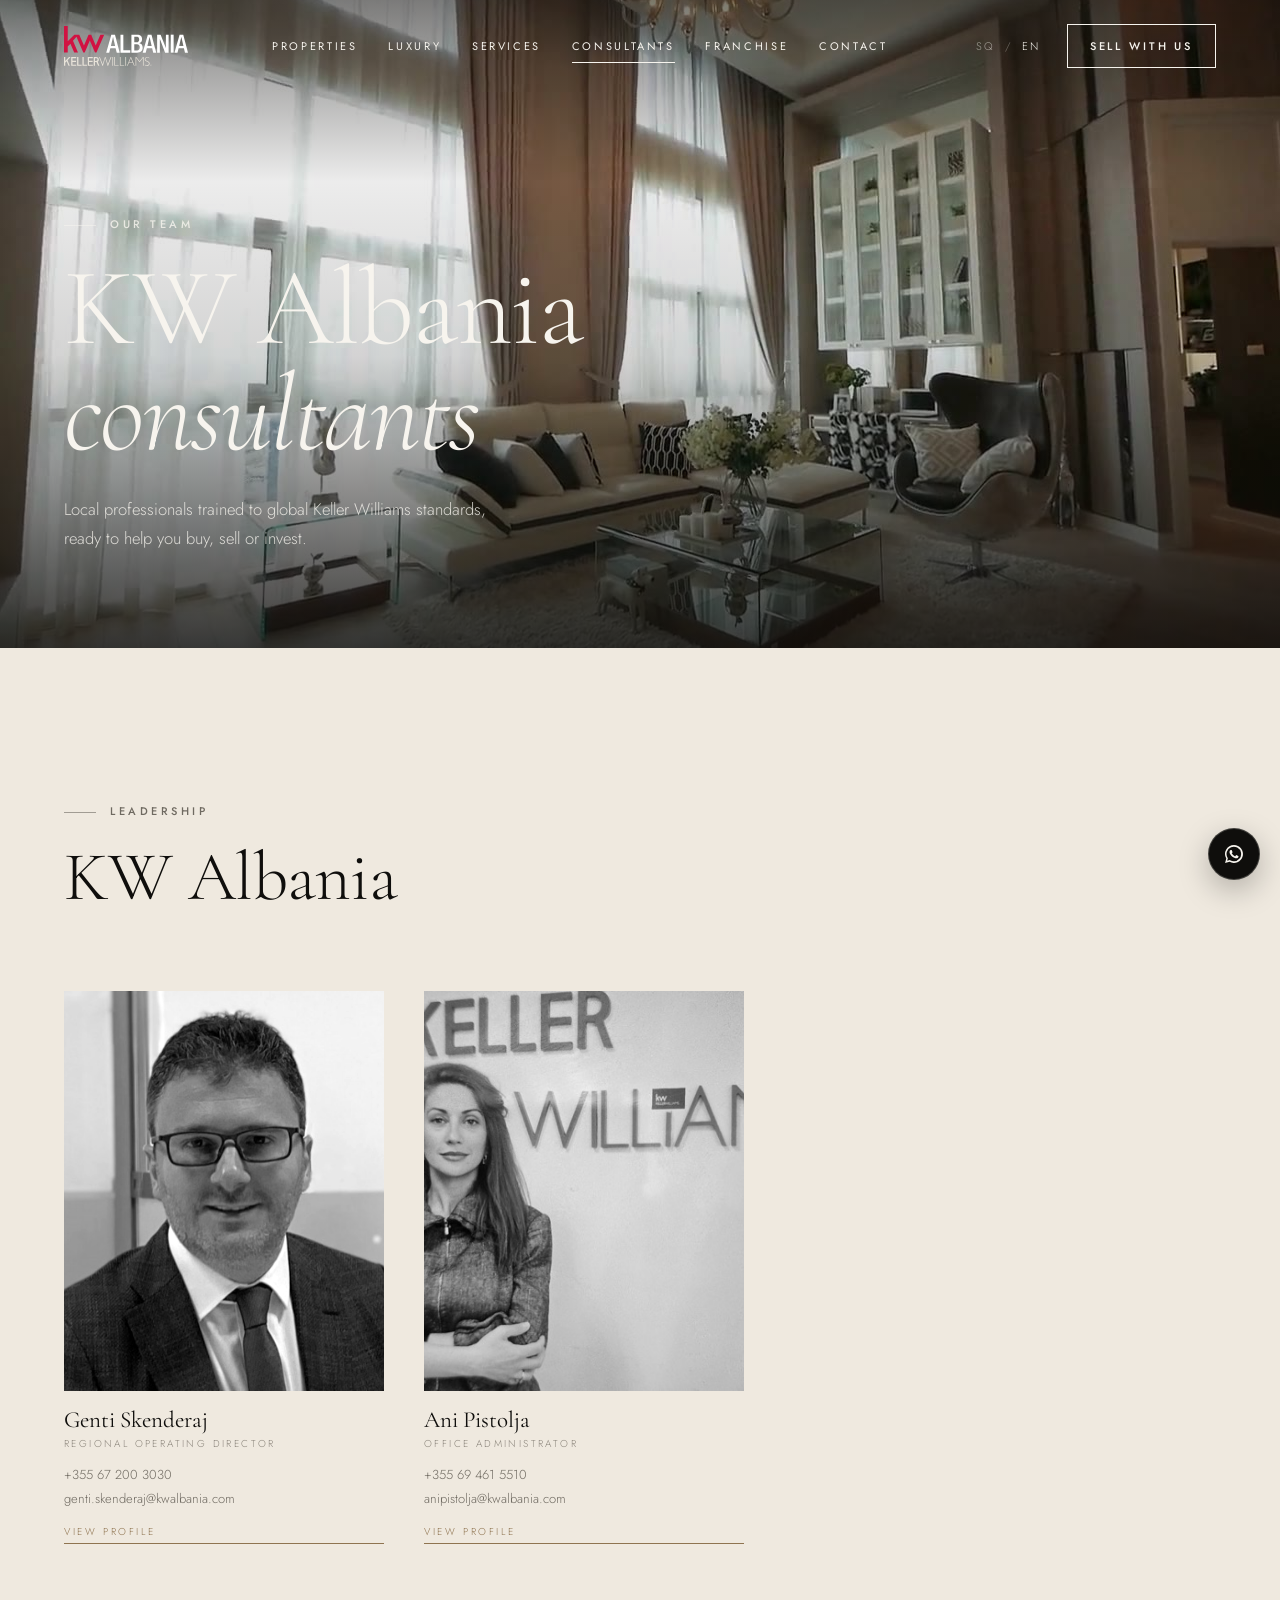
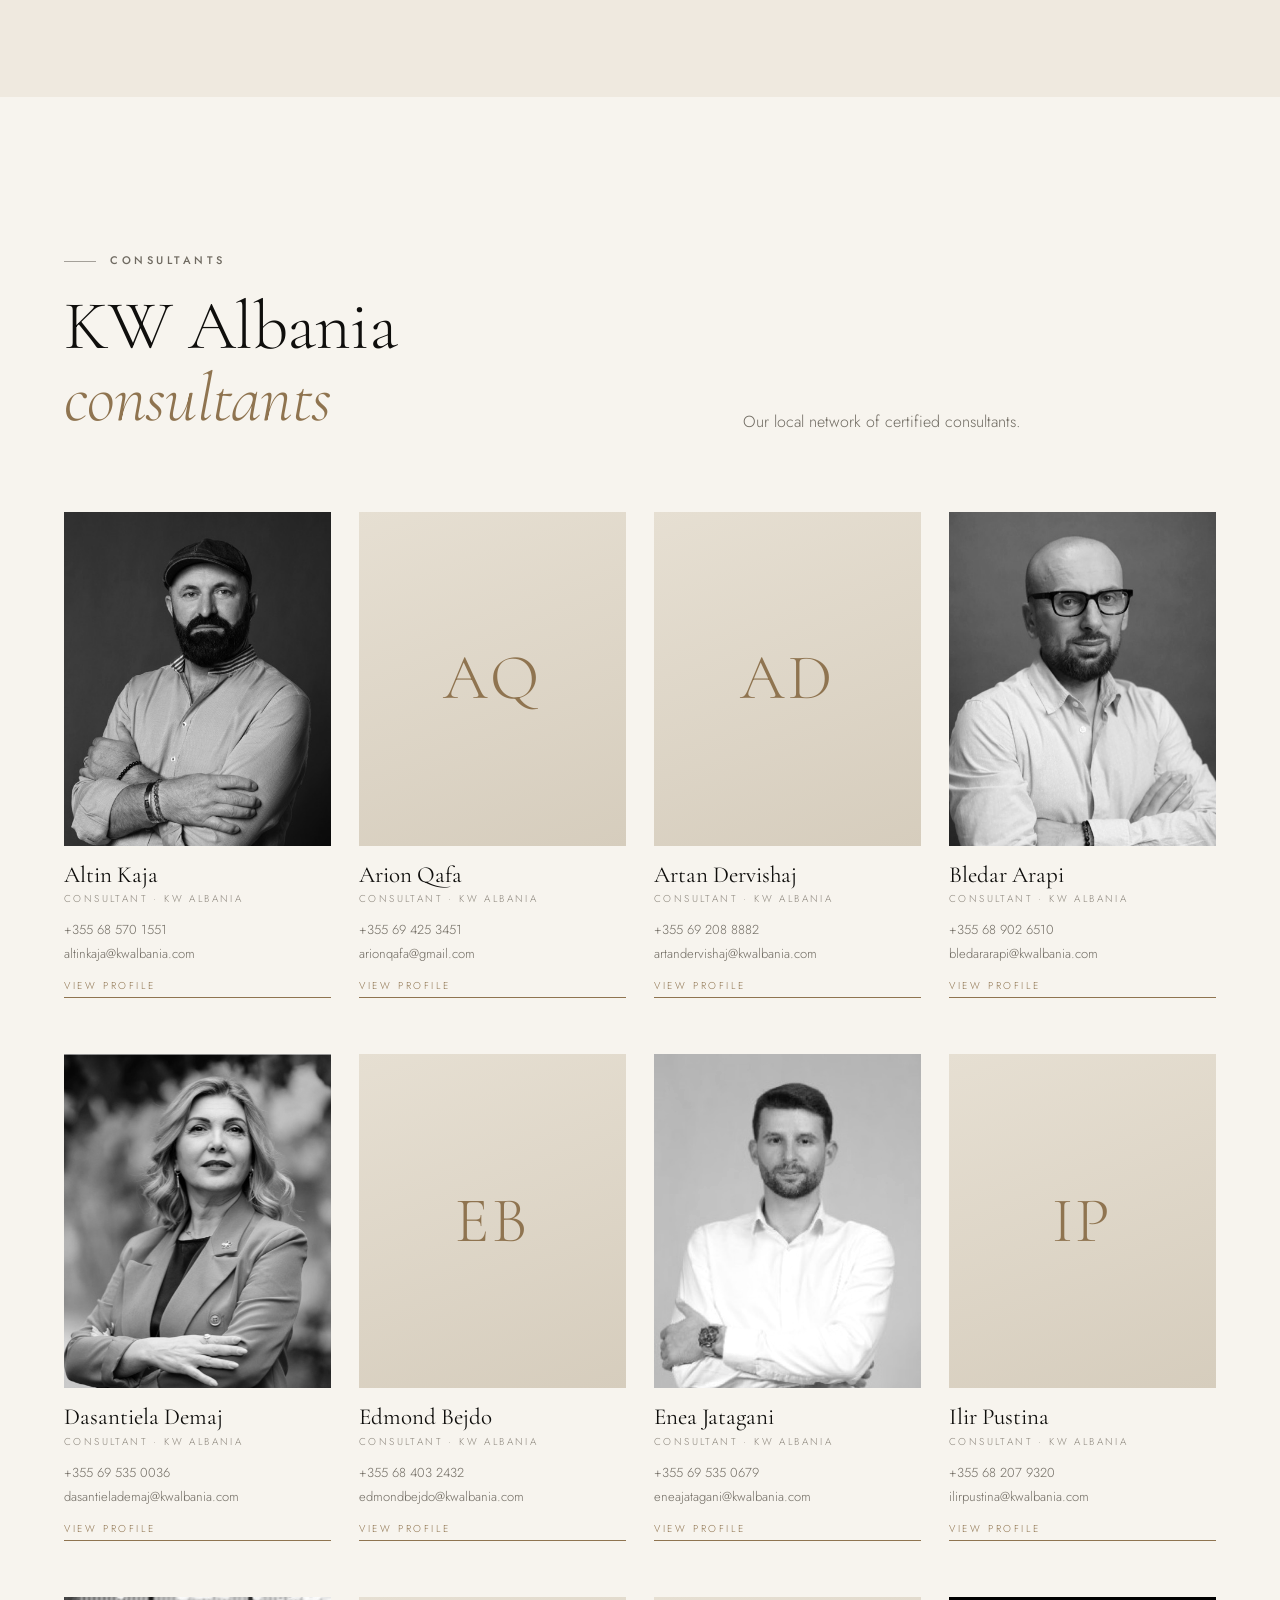
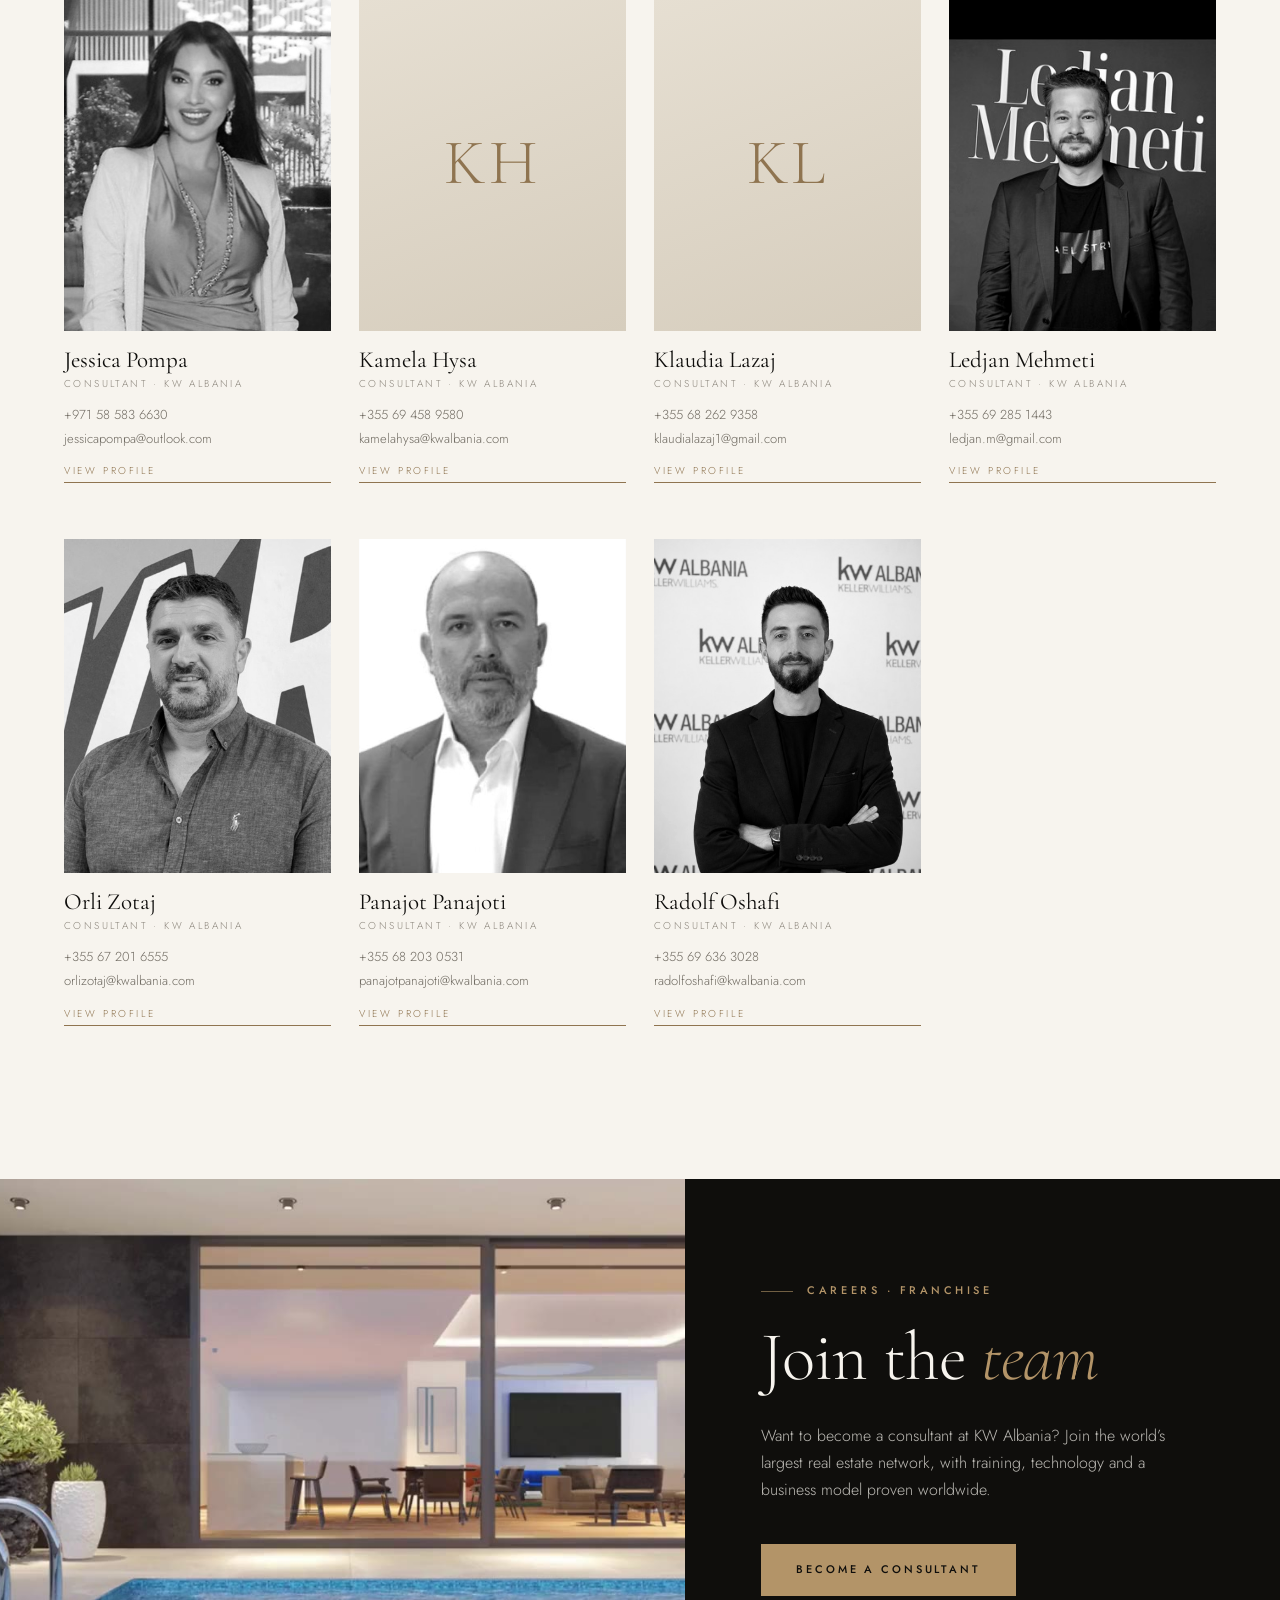
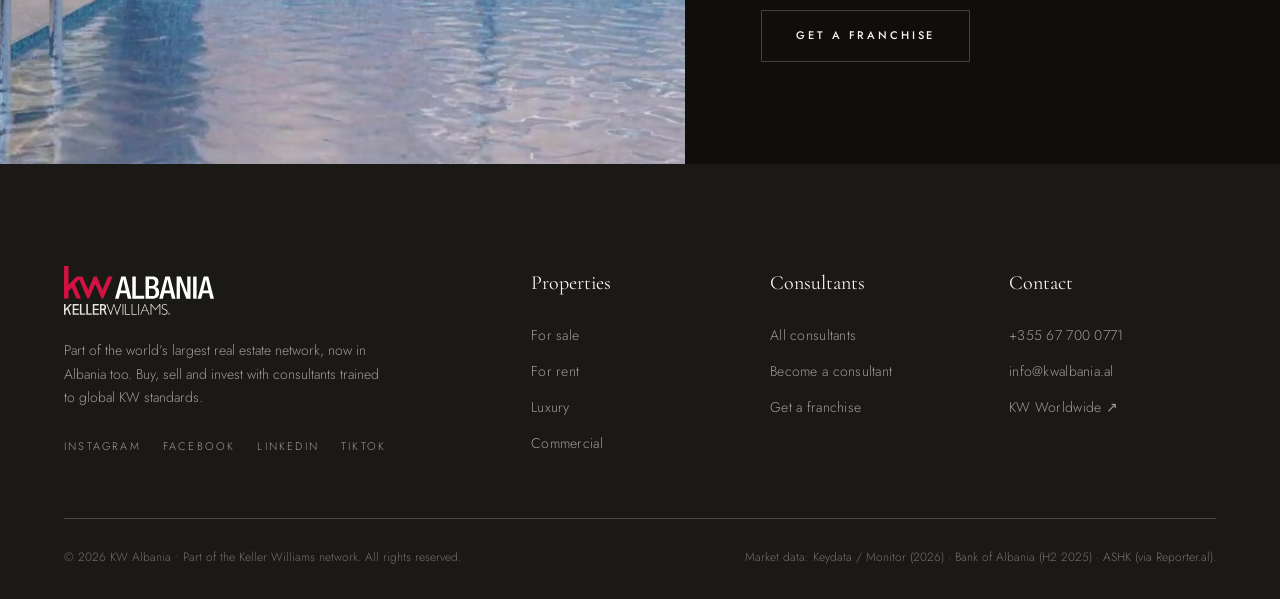
<file: realtoret/index.html>
<!doctype html>
<html lang="sq" class="no-js">
<head>
  <meta charset="utf-8">
  <meta name="viewport" content="width=device-width, initial-scale=1">
  <title>Konsulentët tanë • KW Albania</title>
  <meta name="description" content="Njihuni me ekipin e KW Albania: lidershipi dhe konsulentët e certifikuar, me kontakte të drejtpërdrejta për të blerë, shitur ose investuar në Shqipëri.">
  <link rel="canonical" href="https://kwalbania.al/realtoret/">
  <meta property="og:type" content="website">
  <meta property="og:site_name" content="KW Albania">
  <meta property="og:title" content="Konsulentët tanë • KW Albania">
  <meta property="og:description" content="Profesionistë të territorit, të formuar sipas standardeve globale Keller Williams.">
  <meta property="og:image" content="https://kwalbania.al/assets/img/living-room.jpg">
  <meta property="og:url" content="https://kwalbania.al/realtoret/">
  <meta property="og:locale" content="sq_AL">
  <meta name="twitter:card" content="summary_large_image">
  <meta name="theme-color" content="#0f0e0c">
  <link rel="icon" type="image/svg+xml" href="/assets/logo/kw-albania-color-light.svg">
  <link rel="preconnect" href="https://fonts.googleapis.com">
  <link rel="preconnect" href="https://fonts.gstatic.com" crossorigin>
  <link href="https://fonts.googleapis.com/css2?family=Cormorant+Garamond:ital,wght@0,300;0,400;0,500;1,300;1,400&family=Jost:wght@300;400;500&display=swap" rel="stylesheet">
  <link rel="stylesheet" href="/assets/css/style.css">
</head>
<body data-title-en="Our consultants • KW Albania" data-desc-en="Meet the KW Albania team: leadership and certified consultants, with direct contacts to buy, sell or invest in Albania.">
  <a class="skip" href="#main" data-i18n="skip">Kalo te përmbajtja</a>

  <header class="nav" id="nav">
    <div class="nav__inner">
      <a href="/" class="nav__brand" aria-label="KW Albania">
        <img class="logo logo--light" src="/assets/logo/kw-albania-reversed.svg" alt="KW Albania" width="124" height="40">
        <img class="logo logo--dark" src="/assets/logo/kw-albania-color-light.svg" alt="" width="124" height="40" aria-hidden="true">
      </a>
      <nav class="nav__links" aria-label="Kryesore">
        <a href="/#collection" data-i18n="nav.properties">Pronat</a>
        <a href="/luksoze/" data-i18n="nav.luxury">Luksoze</a>
        <a href="/#services" data-i18n="nav.services">Shërbimet</a>
        <a href="/realtoret/" aria-current="page" data-i18n="nav.advisors">Konsulentët</a>
        <a href="/#careers" data-i18n="nav.franchise">Franchise</a>
        <a href="/#contact" data-i18n="nav.contact">Kontakt</a>
      </nav>
      <div class="nav__actions">
        <div class="lang" role="group" aria-label="Gjuha / Language">
          <button type="button" data-lang="sq" aria-pressed="true">SQ</button>
          <span aria-hidden="true">/</span>
          <button type="button" data-lang="en" aria-pressed="false">EN</button>
        </div>
        <a href="/#contact" class="btn btn--line nav__cta" data-i18n="nav.cta">Shit me ne</a>
        <button class="nav__toggle" type="button" aria-expanded="false" aria-controls="drawer" aria-label="Menu"><span></span><span></span></button>
      </div>
    </div>
    <div class="drawer" id="drawer" hidden>
      <nav aria-label="Mobile">
        <a href="/#collection" data-i18n="nav.properties">Pronat</a>
        <a href="/luksoze/" data-i18n="nav.luxury">Luksoze</a>
        <a href="/#services" data-i18n="nav.services">Shërbimet</a>
        <a href="/realtoret/" aria-current="page" data-i18n="nav.advisors">Konsulentët</a>
        <a href="/#careers" data-i18n="nav.franchise">Franchise</a>
        <a href="/#contact" data-i18n="nav.contact">Kontakt</a>
      </nav>
      <a href="/#contact" class="btn btn--gold" data-i18n="nav.cta">Shit me ne</a>
    </div>
  </header>

  <main id="main">
    <section class="page-hero">
      <img class="page-hero__img" src="/assets/img/living-room.jpg" alt="" width="1280" height="720">
      <div class="hero__shade"></div>
      <div class="page-hero__content">
        <p class="eyebrow eyebrow--light" data-i18n="tm.eyebrow">Ekipi ynë</p>
        <h1 class="hero__title" data-i18n="tm.title">Konsulentët e <em>KW Albania</em></h1>
        <p class="hero__lede" data-i18n="tm.lede">Profesionistë të territorit, të formuar sipas standardeve globale Keller Williams, gati t’ju ndihmojnë të blini, shitni ose investoni.</p>
      </div>
    </section>

    <section class="section section--sand">
      <div class="wrap">
        <header class="section__head reveal">
          <div>
            <p class="eyebrow" data-i18n="tm.lead">Lidershipi</p>
            <h2 class="display">KW Albania</h2>
          </div>
        </header>
        <div class="agents agents--lead" id="team-leaders"></div>
      </div>
    </section>

    <section class="section">
      <div class="wrap">
        <header class="section__head reveal">
          <div>
            <p class="eyebrow" data-i18n="tm.cons">Konsulentët</p>
            <h2 class="display" data-i18n="ad.title">Konsulentët e <em>KW Albania</em></h2>
          </div>
          <p class="section__intro" data-i18n="tm.consI">Rrjeti ynë lokal i konsulentëve të certifikuar.</p>
        </header>
        <div class="agents agents--team" id="team"></div>
      </div>
    </section>

    <section class="careers" id="careers">
      <div class="careers__media"><img src="/assets/img/pool.jpg" alt="" loading="lazy" width="1280" height="720"></div>
      <div class="careers__panel reveal">
        <p class="eyebrow eyebrow--gold" data-i18n="cr.eyebrow">Karriera · Franchise</p>
        <h2 class="display" data-i18n="cr.title">Bëhu pjesë e <em>ekipit</em></h2>
        <p data-i18n="cr.body">Dëshiron të bëhesh konsulent në KW Albania? Bashkohu me rrjetin më të madh global të pasurive të paluajtshme, me trajnim, teknologji dhe një model biznesi të provuar në mbarë botën.</p>
        <div class="careers__ctas">
          <a class="btn btn--gold" href="mailto:info@kwalbania.al?subject=B%C3%ABhu%20konsulent" data-i18n="cr.cta1">Bëhu konsulent</a>
          <a class="btn btn--line-light" href="mailto:info@kwalbania.al?subject=Franchise%20KW%20Albania" data-i18n="cr.cta2">Merr një franchise</a>
        </div>
      </div>
    </section>
  </main>

  <footer class="footer">
    <div class="wrap">
      <div class="footer__top">
        <div class="footer__brand">
          <img src="/assets/logo/kw-albania-reversed.svg" alt="KW Albania" width="150" height="48" loading="lazy">
          <p data-i18n="ft.about">Pjesë e rrjetit më të madh të pasurive të paluajtshme në botë, tani edhe në Shqipëri. Bli, shit, investo me konsulentë të formuar sipas standardeve globale KW.</p>
          <ul class="social">
            <li><a href="https://www.instagram.com/kellerwilliamsalbania/" target="_blank" rel="noopener">Instagram</a></li>
            <li><a href="https://www.facebook.com/KellerWilliamsAlbania" target="_blank" rel="noopener">Facebook</a></li>
            <li><a href="https://www.linkedin.com/company/keller-williams-albania/" target="_blank" rel="noopener">LinkedIn</a></li>
            <li><a href="https://www.tiktok.com/@kwalbania" target="_blank" rel="noopener">TikTok</a></li>
          </ul>
        </div>
        <nav class="footer__cols" aria-label="Footer">
          <div>
            <h4 data-i18n="ft.h1">Pronat</h4>
            <a href="https://kwalbania.kw.com/search/sale?viewport=42.66%2C21.06%2C39.64%2C19.26" target="_blank" rel="noopener" data-i18n="ft.sale">Në shitje</a>
            <a href="https://kwalbania.kw.com/search/rent?viewport=42.66%2C21.06%2C39.64%2C19.26" target="_blank" rel="noopener" data-i18n="ft.rent">Me qira</a>
            <a href="/luksoze/" data-i18n="ft.lux">Luksoze</a>
            <a href="https://kwalbania.kw.com/search/rent?viewport=41.3559%2C19.8628%2C41.2819%2C19.7638&property_subtype=COMMERCIAL" target="_blank" rel="noopener" data-i18n="ft.com">Komerciale</a>
          </div>
          <div>
            <h4 data-i18n="ft.h2">Konsulentët</h4>
            <a href="/realtoret/" data-i18n="ft.all">Të gjithë konsulentët</a>
            <a href="#careers" data-i18n="ft.join">Bëhu konsulent</a>
            <a href="/#careers" data-i18n="ft.fr">Merr një franchise</a>
          </div>
          <div>
            <h4 data-i18n="ft.h3">Kontakt</h4>
            <a href="tel:+355677000771">+355 67 700 0771</a>
            <a href="mailto:info@kwalbania.al">info@kwalbania.al</a>
            <a href="https://kw.com" target="_blank" rel="noopener">KW Worldwide ↗</a>
          </div>
        </nav>
      </div>
      <div class="footer__base">
        <p data-i18n="ft.copy">© 2026 KW Albania • Pjesë e rrjetit Keller Williams. Të gjitha të drejtat e rezervuara.</p>
        <p data-i18n="ft.src">Të dhënat e tregut: Keydata / Monitor (2026) · Banka e Shqipërisë (6M II 2025) · ASHK (përmes Reporter.al).</p>
      </div>
    </div>
  </footer>

  <a class="wa" href="https://wa.me/355677000771" target="_blank" rel="noopener" aria-label="WhatsApp">
    <svg viewBox="0 0 32 32" width="22" height="22" aria-hidden="true"><path fill="currentColor" d="M16 3a13 13 0 0 0-11.2 19.6L3 29l6.6-1.7A13 13 0 1 0 16 3Zm0 23.6c-2 0-3.9-.5-5.6-1.5l-.4-.2-3.9 1 1-3.8-.3-.4A10.6 10.6 0 1 1 16 26.6Zm5.8-7.9c-.3-.2-1.9-.9-2.2-1s-.5-.2-.7.2-.8 1-1 1.2-.4.2-.7 0a8.7 8.7 0 0 1-4.3-3.8c-.3-.6.3-.5.9-1.7.1-.2 0-.4 0-.5l-1-2.4c-.3-.6-.5-.5-.7-.5h-.6c-.2 0-.6.1-.9.4s-1.1 1.1-1.1 2.7 1.2 3.1 1.3 3.3c.2.2 2.3 3.5 5.5 4.9 2 .9 2.8.9 3.8.8.6-.1 1.9-.8 2.2-1.5s.3-1.4.2-1.5c-.1-.2-.3-.3-.6-.4Z"/></svg>
  </a>
  <script src="/assets/js/main.js" defer></script>
</body>
</html>
</file>
<file: assets/css/style.css>
/* =========================================================
   KW Albania — Luxury edition
   Palette: ink / ivory / sand with a champagne-gold accent.
   KW red appears only in the logo, as the brand intends.
   ========================================================= */
:root {
  --ink: #0f0e0c;
  --ink-2: #1a1916;
  --ivory: #f7f4ee;
  --sand: #efe9df;
  --stone: #8b857b;
  --line: rgba(15, 14, 12, .14);
  --line-light: rgba(247, 244, 238, .22);
  --gold: #b39468;
  --gold-deep: #8f7450;
  --text: #2a2824;
  --muted: #6f6a61;

  --serif: "Cormorant Garamond", "Times New Roman", serif;
  --sans: "Jost", "Helvetica Neue", Arial, sans-serif;

  --wrap: 1320px;
  --gutter: clamp(20px, 5vw, 64px);
  --section: clamp(88px, 12vw, 168px);
  --ease: cubic-bezier(.2, .7, .1, 1);
}

*, *::before, *::after { box-sizing: border-box; }
html { scroll-behavior: smooth; -webkit-text-size-adjust: 100%; }
body {
  margin: 0;
  background: var(--ivory);
  color: var(--text);
  font-family: var(--sans);
  font-weight: 300;
  font-size: 16px;
  line-height: 1.7;
  -webkit-font-smoothing: antialiased;
  overflow-x: hidden;
}
img, video { display: block; max-width: 100%; }
a { color: inherit; text-decoration: none; }
button, input, select, textarea { font: inherit; color: inherit; }
:focus-visible { outline: 1px solid var(--gold); outline-offset: 4px; }

.skip {
  position: absolute; left: 16px; top: -60px; z-index: 100;
  background: var(--ink); color: var(--ivory); padding: 10px 16px;
}
.skip:focus { top: 16px; }

.wrap { width: 100%; max-width: var(--wrap); margin: 0 auto; padding: 0 var(--gutter); }
.section { padding: var(--section) 0; }
.section--sand { background: var(--sand); }
.section--ink { background: var(--ink); color: rgba(247, 244, 238, .78); }
.section--ink .display { color: var(--ivory); }
.center { text-align: center; margin-top: clamp(48px, 6vw, 80px); }

/* ---------- Type ---------- */
.eyebrow {
  margin: 0 0 22px;
  font-family: var(--sans);
  font-size: 11px;
  font-weight: 500;
  letter-spacing: .32em;
  text-transform: uppercase;
  color: var(--muted);
}
.eyebrow::before {
  content: ""; display: inline-block; width: 32px; height: 1px;
  background: currentColor; vertical-align: middle; margin-right: 14px; opacity: .6;
}
.eyebrow--light { color: rgba(247, 244, 238, .82); }
.eyebrow--gold { color: var(--gold); }

.display {
  margin: 0;
  font-family: var(--serif);
  font-weight: 300;
  font-size: clamp(38px, 5.4vw, 72px);
  line-height: 1.04;
  letter-spacing: -.01em;
  color: var(--ink);
}
.display em, .hero__title em { font-style: italic; color: var(--gold-deep); }
.section--ink .display em, .careers .display em { color: var(--gold); }
.body-lg { font-size: clamp(17px, 1.4vw, 19px); line-height: 1.75; color: var(--muted); }

/* ---------- Buttons ---------- */
.btn {
  display: inline-flex; align-items: center; justify-content: center; gap: 12px;
  min-height: 52px; padding: 0 34px;
  font-size: 11px; font-weight: 500; letter-spacing: .26em; text-transform: uppercase;
  border: 1px solid transparent; border-radius: 0; cursor: pointer;
  transition: background .4s var(--ease), color .4s var(--ease), border-color .4s var(--ease);
}
.btn--gold { background: var(--gold); color: var(--ink); }
.btn--gold:hover { background: var(--ivory); }
.btn--dark { background: var(--ink); color: var(--ivory); }
.btn--dark:hover { background: var(--gold); color: var(--ink); }
.btn--line { border-color: currentColor; }
.btn--line:hover { background: var(--ivory); color: var(--ink); border-color: var(--ivory); }
.btn--line-light { border-color: var(--line-light); color: var(--ivory); }
.btn--line-light:hover { border-color: var(--ivory); }

/* ---------- Navigation ---------- */
.nav {
  position: fixed; inset: 0 0 auto; z-index: 50;
  color: var(--ivory);
  transition: background .5s var(--ease), color .5s var(--ease), box-shadow .5s var(--ease);
}
.nav__inner {
  max-width: 1600px; margin: 0 auto;
  display: flex; align-items: center; justify-content: space-between; gap: 24px;
  height: 92px; padding: 0 var(--gutter);
  transition: height .5s var(--ease);
}
.nav__brand { position: relative; display: block; width: 124px; height: 40px; flex: none; }
.logo { position: absolute; inset: 0; width: 100%; height: 100%; transition: opacity .4s; }
.logo--dark { opacity: 0; }
.nav__links { display: flex; gap: clamp(20px, 2.4vw, 40px); }
.nav__links a {
  position: relative; font-size: 11px; font-weight: 400; letter-spacing: .24em; text-transform: uppercase;
  padding: 8px 0;
}
.nav__links a::after {
  content: ""; position: absolute; left: 0; right: 0; bottom: 0; height: 1px;
  background: currentColor; transform: scaleX(0); transform-origin: right;
  transition: transform .5s var(--ease);
}
.nav__links a:hover::after { transform: scaleX(1); transform-origin: left; }
.nav__actions { display: flex; align-items: center; gap: 22px; }
.nav__cta { min-height: 44px; padding: 0 22px; }

.lang { display: flex; align-items: center; gap: 6px; font-size: 11px; letter-spacing: .2em; }
.lang span { opacity: .4; }
.lang button {
  background: none; border: 0; padding: 12px 4px; cursor: pointer; opacity: .55;
  letter-spacing: .2em; font-size: 11px;
}
.lang button[aria-pressed="true"] { opacity: 1; }

.nav.is-solid { background: var(--ivory); color: var(--ink); box-shadow: 0 1px 0 var(--line); }
.nav.is-solid .nav__inner { height: 76px; }
.nav.is-solid .logo--light { opacity: 0; }
.nav.is-solid .logo--dark { opacity: 1; }
.nav.is-solid .btn--line:hover { background: var(--ink); color: var(--ivory); border-color: var(--ink); }

.nav__toggle {
  display: none; width: 44px; height: 44px; background: none; border: 0; cursor: pointer;
  position: relative;
}
.nav__toggle span {
  position: absolute; left: 10px; right: 10px; height: 1px; background: currentColor;
  transition: transform .4s var(--ease), top .4s var(--ease);
}
.nav__toggle span:first-child { top: 18px; }
.nav__toggle span:last-child { top: 26px; }
.nav__toggle[aria-expanded="true"] span:first-child { top: 22px; transform: rotate(45deg); }
.nav__toggle[aria-expanded="true"] span:last-child { top: 22px; transform: rotate(-45deg); }

.drawer {
  background: var(--ink); color: var(--ivory);
  padding: 24px var(--gutter) 40px; border-top: 1px solid var(--line-light);
}
.drawer nav { display: flex; flex-direction: column; margin-bottom: 28px; }
.drawer nav a {
  font-family: var(--serif); font-size: 30px; font-weight: 300; line-height: 1;
  padding: 14px 0; border-bottom: 1px solid var(--line-light);
}
.drawer .btn { width: 100%; }

/* ---------- Hero ---------- */
.hero {
  position: relative; min-height: 100vh; min-height: 100svh;
  display: flex; flex-direction: column; justify-content: flex-end;
  color: var(--ivory); overflow: hidden; background: var(--ink);
  padding: 140px var(--gutter) 56px;
}
.hero__video { position: absolute; inset: 0; width: 100%; height: 100%; object-fit: cover; transform: scale(1.04); }
.hero__shade {
  position: absolute; inset: 0;
  background:
    linear-gradient(180deg, rgba(15,14,12,.55) 0%, rgba(15,14,12,.08) 28%, rgba(15,14,12,.18) 55%, rgba(15,14,12,.82) 100%);
}
.hero__content { position: relative; max-width: 1600px; width: 100%; margin: 0 auto 56px; }
.hero__title {
  margin: 0; max-width: 14ch;
  font-family: var(--serif); font-weight: 300;
  font-size: clamp(48px, 8.6vw, 132px); line-height: .96; letter-spacing: -.02em;
}
.hero__title em { color: var(--ivory); }
.hero__lede { max-width: 46ch; margin: 28px 0 0; font-size: clamp(16px, 1.3vw, 18px); color: rgba(247,244,238,.82); }

.search {
  position: relative; max-width: 1600px; width: 100%; margin: 0 auto;
  display: grid; grid-template-columns: repeat(3, 1fr) auto;
  background: rgba(15, 14, 12, .42);
  -webkit-backdrop-filter: blur(14px); backdrop-filter: blur(14px);
  border: 1px solid var(--line-light);
}
.search__field { padding: 16px 26px; border-right: 1px solid var(--line-light); }
.search__field label {
  display: block; font-size: 10px; letter-spacing: .28em; text-transform: uppercase;
  color: rgba(247,244,238,.6); margin-bottom: 2px;
}
.search__field select {
  width: 100%; background: transparent; border: 0; padding: 4px 22px 4px 0;
  font-family: var(--serif); font-size: 22px; font-weight: 400; color: var(--ivory);
  appearance: none; -webkit-appearance: none; cursor: pointer;
  background-image: linear-gradient(45deg, transparent 50%, currentColor 50%), linear-gradient(135deg, currentColor 50%, transparent 50%);
  background-position: right 6px center, right 1px center;
  background-size: 5px 5px; background-repeat: no-repeat;
}
.search__field select option { color: var(--ink); }
.search__btn { min-height: 100%; padding: 0 48px; }

.hero__scroll {
  position: absolute; left: 50%; bottom: 0; width: 1px; height: 44px; transform: translateX(-50%);
  overflow: hidden; display: none;
}

/* ---------- Intro ---------- */
.intro__grid { display: grid; grid-template-columns: 1fr 2.2fr; gap: 32px clamp(32px, 6vw, 96px); }
.intro__grid > .eyebrow { padding-top: 14px; }
.intro__text .display { font-size: clamp(32px, 4vw, 56px); line-height: 1.12; }
.intro__text .body-lg { max-width: 58ch; margin: 36px 0 0; }
.stats {
  grid-column: 2; margin: 40px 0 0;
  display: grid; grid-template-columns: repeat(3, 1fr);
  border-top: 1px solid var(--line);
}
.stat { padding: 32px 24px 0 0; }
.stat + .stat { padding-left: 24px; border-left: 1px solid var(--line); }
.stat dt { margin: 0; }
.stat__num { font-family: var(--serif); font-weight: 300; font-size: clamp(40px, 4.4vw, 60px); line-height: 1; color: var(--ink); }
.stat dd { margin: 12px 0 0; font-size: 14px; color: var(--muted); }
.stat dd small { display: block; font-size: 10px; letter-spacing: .22em; text-transform: uppercase; color: var(--stone); margin-top: 6px; }

/* ---------- Section head ---------- */
.section__head {
  display: grid; grid-template-columns: 1.3fr 1fr; align-items: end; gap: 24px 64px;
  margin-bottom: clamp(48px, 6vw, 88px);
}
.section__intro { margin: 0; max-width: 44ch; color: var(--muted); }
.section--ink .section__intro { color: rgba(247,244,238,.62); }

/* ---------- Listings ---------- */
.listings { display: grid; grid-template-columns: repeat(3, 1fr); gap: clamp(28px, 3vw, 44px) clamp(20px, 2.4vw, 36px); }
.listing a { display: block; }
.listing__media { position: relative; margin: 0; overflow: hidden; aspect-ratio: 4 / 5; background: #d9d2c6; }
.listing__media img { width: 100%; height: 100%; object-fit: cover; transition: transform 1.4s var(--ease); }
.listing a:hover .listing__media img { transform: scale(1.05); }
.tag {
  position: absolute; top: 18px; left: 18px;
  background: var(--ivory); color: var(--ink);
  font-size: 10px; font-weight: 500; letter-spacing: .26em; text-transform: uppercase; padding: 7px 12px;
}
.tag--rent { background: var(--ink); color: var(--ivory); }
.listing__body { padding-top: 22px; }
.listing__loc { margin: 0 0 6px; font-size: 11px; letter-spacing: .24em; text-transform: uppercase; color: var(--stone); }
.listing__title { margin: 0; font-family: var(--serif); font-weight: 400; font-size: clamp(24px, 2vw, 28px); line-height: 1.15; color: var(--ink); }
.listing__facts { display: flex; flex-wrap: wrap; gap: 0; list-style: none; margin: 14px 0 0; padding: 0; font-size: 13px; color: var(--muted); }
.listing__facts li + li::before { content: "·"; margin: 0 10px; color: var(--stone); }
.listing__foot { display: flex; align-items: baseline; justify-content: space-between; margin-top: 18px; padding-top: 16px; border-top: 1px solid var(--line); }
.price { margin: 0; font-family: var(--serif); font-size: 26px; font-weight: 400; color: var(--ink); }
.price small { font-family: var(--sans); font-size: 12px; color: var(--muted); }
.ref { margin: 0; font-size: 10px; letter-spacing: .2em; color: var(--stone); }

.listing--feature { grid-column: 1 / -1; }
.listing--feature a { display: grid; grid-template-columns: 1.7fr 1fr; gap: 0; background: var(--ivory); }
.listing--feature .listing__media { aspect-ratio: 16 / 10; }
.listing--feature .listing__body { padding: clamp(28px, 4vw, 64px); display: flex; flex-direction: column; justify-content: center; }
.listing--feature .listing__title { font-size: clamp(32px, 3.4vw, 48px); font-weight: 300; }
.listing--feature .price { font-size: 34px; }

/* ---------- Panorama ---------- */
.panorama { position: relative; height: clamp(440px, 80vh, 820px); overflow: hidden; color: var(--ivory); background: var(--ink); }
.panorama img { width: 100%; height: 100%; object-fit: cover; }
.panorama__shade { position: absolute; inset: 0; background: linear-gradient(180deg, rgba(15,14,12,.1), rgba(15,14,12,.65)); }
.panorama__quote {
  position: absolute; left: 0; right: 0; bottom: clamp(48px, 8vw, 110px); margin: 0 auto;
  max-width: var(--wrap); padding: 0 var(--gutter);
}
.panorama__quote p {
  margin: 0; max-width: 22ch;
  font-family: var(--serif); font-style: italic; font-weight: 300;
  font-size: clamp(32px, 4.6vw, 64px); line-height: 1.1;
}
.panorama__quote cite { display: block; margin-top: 24px; font-style: normal; font-size: 11px; letter-spacing: .3em; text-transform: uppercase; color: var(--gold); }

/* ---------- Markets ---------- */
.markets__list { list-style: none; margin: 0; padding: 0; border-top: 1px solid var(--line-light); }
.market {
  display: grid; grid-template-columns: 80px 1.4fr 1fr auto; align-items: baseline; gap: 16px 32px;
  padding: clamp(24px, 3vw, 40px) 0; border-bottom: 1px solid var(--line-light);
  transition: padding-left .6s var(--ease);
}
.market:hover { padding-left: 12px; }
.market__idx { font-size: 11px; letter-spacing: .2em; color: var(--gold); }
.market__city { margin: 0; font-family: var(--serif); font-weight: 300; font-size: clamp(38px, 5vw, 72px); line-height: 1; color: var(--ivory); }
.market__note { margin: 0; font-size: 12px; letter-spacing: .24em; text-transform: uppercase; color: rgba(247,244,238,.55); }
.market__price { margin: 0; font-family: var(--serif); font-size: clamp(22px, 2.2vw, 30px); color: var(--ivory); white-space: nowrap; }
.market__price small { font-family: var(--sans); font-size: 13px; color: rgba(247,244,238,.55); margin-left: 4px; }
.source { margin: 32px 0 0; font-size: 12px; color: rgba(247,244,238,.42); }

/* ---------- Services ---------- */
.services__grid { display: grid; grid-template-columns: 1fr 1.1fr; gap: clamp(40px, 7vw, 120px); align-items: center; }
.services__media { margin: 0; aspect-ratio: 4 / 5; overflow: hidden; }
.services__media img { width: 100%; height: 100%; object-fit: cover; }
.services__content .display { font-size: clamp(34px, 4vw, 56px); margin-bottom: 40px; }
.svc { list-style: none; margin: 0; padding: 0; }
.svc li { display: grid; grid-template-columns: 56px 1fr; gap: 12px; padding: 26px 0; border-top: 1px solid var(--line); }
.svc li:last-child { border-bottom: 1px solid var(--line); }
.svc__n { font-family: var(--serif); font-style: italic; font-size: 22px; color: var(--gold-deep); line-height: 1.3; }
.svc h3 { margin: 0 0 6px; font-family: var(--serif); font-weight: 400; font-size: 26px; line-height: 1.2; color: var(--ink); }
.svc p { margin: 0; color: var(--muted); font-size: 15px; }

/* ---------- Advisors ---------- */
.leaders { display: grid; grid-template-columns: 1fr 1fr; border-top: 1px solid var(--line); border-bottom: 1px solid var(--line); margin-bottom: clamp(48px, 6vw, 80px); }
.leader { padding: 32px 0; }
.leader + .leader { padding-left: clamp(24px, 4vw, 56px); border-left: 1px solid var(--line); }
.leader__role { margin: 0 0 8px; font-size: 10px; letter-spacing: .28em; text-transform: uppercase; color: var(--gold-deep); }
.leader__name { margin: 0 0 10px; font-family: var(--serif); font-weight: 400; font-size: clamp(28px, 3vw, 38px); color: var(--ink); line-height: 1.1; }
.leader__contact { margin: 0; display: flex; flex-wrap: wrap; gap: 4px 24px; font-size: 14px; color: var(--muted); }
.leader__contact a { overflow-wrap: anywhere; }
.leader__contact a:hover { color: var(--ink); }

.agents { display: grid; grid-template-columns: repeat(auto-fill, minmax(200px, 1fr)); gap: 40px 24px; }
.agent a { display: block; }
.agent__photo { margin: 0; aspect-ratio: 4 / 5; overflow: hidden; background: #d9d2c6; }
.agent__photo img {
  width: 100%; height: 100%; object-fit: cover; object-position: center 20%;
  filter: grayscale(1) contrast(1.02); transition: filter .8s var(--ease), transform 1.2s var(--ease);
}
.agent a:hover .agent__photo img, .agent a:focus-visible .agent__photo img { filter: grayscale(0); transform: scale(1.04); }
.agent__name { margin: 16px 0 2px; font-family: var(--serif); font-weight: 400; font-size: 23px; line-height: 1.15; color: var(--ink); }
.agent__role { margin: 0; font-size: 10px; letter-spacing: .24em; text-transform: uppercase; color: var(--stone); }

/* ---------- Careers ---------- */
.careers { position: relative; display: grid; grid-template-columns: 1.15fr 1fr; background: var(--ink); color: rgba(247,244,238,.75); }
.careers__media { min-height: 560px; overflow: hidden; }
.careers__media img { width: 100%; height: 100%; object-fit: cover; }
.careers__panel { padding: clamp(56px, 8vw, 120px) clamp(28px, 6vw, 96px); align-self: center; }
.careers__panel .display { color: var(--ivory); margin-bottom: 28px; }
.careers__panel p:not(.eyebrow) { max-width: 46ch; margin: 0 0 40px; }
.careers__ctas { display: flex; flex-wrap: wrap; gap: 14px; }

/* ---------- Journal ---------- */
.journal { padding-top: clamp(72px, 9vw, 120px); padding-bottom: clamp(72px, 9vw, 120px); }
.journal__grid { display: grid; grid-template-columns: 1fr 1fr; gap: 0; border-top: 1px solid var(--line); border-bottom: 1px solid var(--line); }
.note { position: relative; padding: 48px clamp(0px, 4vw, 56px) 48px 0; }
.note + .note { padding-left: clamp(24px, 4vw, 56px); border-left: 1px solid var(--line); }
.note__title { margin: 0 0 10px; font-family: var(--serif); font-weight: 300; font-size: clamp(28px, 2.8vw, 38px); line-height: 1.15; color: var(--ink); max-width: 18ch; }
.note p:not(.eyebrow) { margin: 0; color: var(--muted); }
.soon { display: inline-block; margin-top: 20px; font-size: 10px; letter-spacing: .3em; text-transform: uppercase; color: var(--gold-deep); border-bottom: 1px solid currentColor; padding-bottom: 4px; }

/* ---------- Contact ---------- */
.contact__grid { display: grid; grid-template-columns: 1fr 1fr; gap: clamp(48px, 8vw, 128px); }
.contact__intro .display { margin-bottom: 28px; }
.contact__intro > p:not(.eyebrow) { max-width: 44ch; margin: 0 0 44px; }
.contact__lines { list-style: none; margin: 0; padding: 0; }
.contact__lines li { padding: 18px 0; border-top: 1px solid var(--line-light); color: var(--ivory); font-size: 15px; }
.contact__lines li span { display: block; font-size: 10px; letter-spacing: .28em; text-transform: uppercase; color: var(--gold); margin-bottom: 4px; }
.contact__lines a:hover { color: var(--gold); }

.form { display: flex; flex-direction: column; gap: 28px; }
.form__row { display: grid; grid-template-columns: 1fr 1fr; gap: 28px; }
.field label { display: block; font-size: 10px; letter-spacing: .28em; text-transform: uppercase; color: rgba(247,244,238,.55); margin-bottom: 6px; }
.field input, .field select, .field textarea {
  width: 100%; background: transparent; border: 0; border-bottom: 1px solid var(--line-light); border-radius: 0;
  padding: 10px 0 12px; color: var(--ivory); font-size: 17px; min-height: 44px;
  transition: border-color .3s;
}
.field select { appearance: none; -webkit-appearance: none; cursor: pointer; }
.field select option { color: var(--ink); }
.field textarea { resize: vertical; }
.field input:focus, .field select:focus, .field textarea:focus { outline: none; border-bottom-color: var(--gold); }
.field input[aria-invalid="true"] { border-bottom-color: #d9826e; }
.form .btn { align-self: flex-start; margin-top: 8px; }
.form__error { margin: 0; color: #e3a08f; font-size: 14px; }
.form__note { margin: -8px 0 0; font-size: 12px; color: rgba(247,244,238,.42); }

/* ---------- Footer ---------- */
.footer { background: var(--ink-2); color: rgba(247,244,238,.6); padding: clamp(64px, 8vw, 104px) 0 32px; font-size: 14px; }
.footer__top { display: grid; grid-template-columns: 1.2fr 2fr; gap: 56px; padding-bottom: 56px; border-bottom: 1px solid var(--line-light); }
.footer__brand img { width: 150px; height: auto; margin-bottom: 24px; }
.footer__brand p { max-width: 40ch; margin: 0 0 24px; }
.social { list-style: none; margin: 0; padding: 0; display: flex; flex-wrap: wrap; gap: 8px 22px; }
.social a, .footer__cols a { font-size: 11px; letter-spacing: .2em; text-transform: uppercase; }
.social a:hover, .footer__cols a:hover { color: var(--gold); }
.footer__cols { display: grid; grid-template-columns: repeat(3, 1fr); gap: 32px; }
.footer__cols h4 { margin: 0 0 18px; font-family: var(--serif); font-weight: 400; font-size: 20px; color: var(--ivory); letter-spacing: 0; }
.footer__cols a { display: block; padding: 6px 0; text-transform: none; letter-spacing: .02em; font-size: 14px; overflow-wrap: anywhere; }
.footer__base { display: flex; flex-wrap: wrap; justify-content: space-between; gap: 12px 32px; padding-top: 28px; font-size: 12px; color: rgba(247,244,238,.4); }
.footer__base p { margin: 0; }

/* ---------- WhatsApp ---------- */
.wa {
  position: fixed; right: 20px; bottom: 20px; z-index: 40;
  width: 52px; height: 52px; border-radius: 50%;
  display: grid; place-items: center;
  background: var(--ink); color: var(--ivory); border: 1px solid var(--line-light);
  box-shadow: 0 10px 30px rgba(0,0,0,.25);
  transition: background .3s, color .3s;
}
.wa:hover { background: var(--gold); color: var(--ink); }

/* ---------- Reveal ---------- */
.reveal { opacity: 0; transform: translateY(28px); transition: opacity 1.1s var(--ease), transform 1.1s var(--ease); }
.reveal.is-in { opacity: 1; transform: none; }
.no-js .reveal { opacity: 1; transform: none; }

@media (prefers-reduced-motion: reduce) {
  html { scroll-behavior: auto; }
  .reveal { opacity: 1; transform: none; transition: none; }
  .hero__video { display: none; }
  .hero { background: var(--ink) url("../img/hero-poster.jpg") center / cover; }
}

/* ---------- Responsive ---------- */
@media (max-width: 1100px) {
  .nav__links { display: none; }
  .nav__toggle { display: block; }
  .listings { grid-template-columns: repeat(2, 1fr); }
  .listing--feature a { grid-template-columns: 1fr; }
  .search { grid-template-columns: 1fr 1fr 1fr; }
  .search__btn { grid-column: 1 / -1; min-height: 56px; }
  .market { grid-template-columns: 56px 1fr auto; }
  .market__note { grid-column: 2; grid-row: 2; }
  .market__price { grid-column: 3; grid-row: 1 / span 2; align-self: center; }
}

@media (max-width: 820px) {
  .nav__cta { display: none; }
  .nav__inner { height: 72px; }
  .intro__grid, .section__head, .services__grid, .contact__grid, .footer__top, .careers { grid-template-columns: 1fr; }
  .intro__grid > .eyebrow { padding-top: 0; margin-bottom: 0; }
  .stats { grid-column: 1; }
  .careers__media { min-height: 320px; }
  .services__media { aspect-ratio: 16 / 11; }
}

@media (max-width: 640px) {
  body { font-size: 15px; }
  .hero { padding-bottom: 28px; }
  .hero__content { margin-bottom: 32px; }
  .search { grid-template-columns: 1fr; }
  .search__field { border-right: 0; border-bottom: 1px solid var(--line-light); padding: 12px 20px; }
  .search__field select { font-size: 19px; }
  .listings { grid-template-columns: 1fr; }
  .stats { grid-template-columns: 1fr; }
  .stat, .stat + .stat { padding: 22px 0; border-left: 0; border-bottom: 1px solid var(--line); }
  .leaders, .journal__grid { grid-template-columns: 1fr; }
  .leader + .leader, .note + .note { padding-left: 0; border-left: 0; border-top: 1px solid var(--line); }
  .note { padding-right: 0; }
  .agents { grid-template-columns: 1fr 1fr; gap: 28px 14px; }
  .agent__name { font-size: 19px; }
  .agent__role { font-size: 9px; letter-spacing: .16em; }
  .form__row { grid-template-columns: 1fr; }
  .form .btn, .careers__ctas .btn { width: 100%; }
  .market { grid-template-columns: 1fr auto; gap: 6px 16px; }
  .market__idx { display: none; }
  .market__city { grid-column: 1; }
  .market__note { grid-column: 1; grid-row: 2; }
  .market__price { grid-column: 2; grid-row: 1 / span 2; font-size: 18px; }
  .market__price small { display: block; margin: 0; }
  .footer__cols { grid-template-columns: 1fr 1fr; }
  .wa { right: 16px; bottom: 16px; }
}

/* ---------- Layout refinements ---------- */
.listings { grid-template-columns: repeat(6, 1fr); }
.listing { grid-column: span 2; }
.listing--feature { grid-column: 1 / -1; }
.listing:nth-child(5), .listing:nth-child(6) { grid-column: span 3; }
.listing:nth-child(5) .listing__media, .listing:nth-child(6) .listing__media { aspect-ratio: 3 / 2; }
.journal__grid { border: 0; }
.note { border-top: 1px solid var(--line); border-bottom: 1px solid var(--line); }
@media (max-width: 1100px) {
  .listings { grid-template-columns: repeat(2, 1fr); }
  .listing, .listing:nth-child(5), .listing:nth-child(6) { grid-column: span 1; }
  .listing:nth-child(5) .listing__media, .listing:nth-child(6) .listing__media { aspect-ratio: 4 / 5; }
}
@media (max-width: 640px) {
  .listings { grid-template-columns: 1fr; }
  .note + .note { border-top: 0; }
}

/* =========================================================
   Sub-pages: luxury collection, team
   ========================================================= */
.nav__links a[aria-current="page"]::after { transform: scaleX(1); }
.drawer nav a[aria-current="page"] { color: var(--gold); }
.center { display: flex; flex-wrap: wrap; justify-content: center; gap: 14px; }
.panorama__cta { margin-top: 32px; }

.page-hero {
  position: relative; min-height: 72vh; min-height: 72svh;
  display: flex; align-items: flex-end;
  padding: 160px var(--gutter) clamp(56px, 8vw, 96px);
  background: var(--ink); color: var(--ivory); overflow: hidden;
}
.page-hero--tall { min-height: 100vh; min-height: 100svh; }
.page-hero__img { position: absolute; inset: 0; width: 100%; height: 100%; object-fit: cover; }
.page-hero__content { position: relative; width: 100%; max-width: 1600px; margin: 0 auto; }
.page-hero .hero__title { max-width: 16ch; }
.page-hero__cta { margin-top: 36px; }

/* Pillars */
.pillars { grid-column: 2; list-style: none; margin: 48px 0 0; padding: 0; display: grid; grid-template-columns: repeat(3, 1fr); border-top: 1px solid var(--line); }
.pillars li { padding: 32px 28px 0 0; }
.pillars li + li { padding-left: 28px; border-left: 1px solid var(--line); }
.pillars__n { font-size: 11px; letter-spacing: .2em; color: var(--gold-deep); }
.pillars h3 { margin: 12px 0 8px; font-family: var(--serif); font-weight: 400; font-size: 28px; line-height: 1.15; color: var(--ink); }
.pillars p { margin: 0; font-size: 15px; color: var(--muted); }

/* Luxury listings: feature + one + off-market */
.listings--lux { grid-template-columns: 1fr 1fr; }
.listings--lux .listing { grid-column: span 1; }
.listings--lux .listing--feature { grid-column: 1 / -1; }
.listings--lux .listing .listing__media { aspect-ratio: 4 / 3; }
.offmarket { position: relative; overflow: hidden; background: var(--ink); color: var(--ivory); min-height: 100%; display: flex; }
.offmarket img { position: absolute; inset: 0; width: 100%; height: 100%; object-fit: cover; opacity: .38; filter: grayscale(.4); }
.offmarket__body { position: relative; align-self: flex-end; padding: clamp(28px, 4vw, 56px); }
.offmarket h3 { margin: 0 0 12px; font-family: var(--serif); font-weight: 300; font-size: clamp(32px, 3.2vw, 46px); line-height: 1.05; }
.offmarket p:not(.eyebrow) { margin: 0 0 28px; max-width: 36ch; color: rgba(247,244,238,.78); }

/* Destinations */
.dest { display: grid; grid-template-columns: repeat(3, 1fr); gap: clamp(20px, 2.4vw, 36px); }
.dest figure { margin: 0 0 22px; aspect-ratio: 3 / 4; overflow: hidden; }
.dest img { width: 100%; height: 100%; object-fit: cover; transition: transform 1.4s var(--ease); }
.dest__item:hover img { transform: scale(1.05); }
.dest h3 { margin: 0 0 8px; font-family: var(--serif); font-weight: 300; font-size: clamp(30px, 3vw, 42px); line-height: 1.05; color: var(--ink); }
.dest__price { margin: 0; font-family: var(--serif); font-size: 22px; color: var(--ink); }
.dest__price small { font-family: var(--sans); font-size: 12px; color: var(--muted); margin-left: 4px; }
.source--dark { color: var(--stone); margin-top: 40px; }

/* Process */
.process { list-style: none; margin: 0; padding: 0; display: grid; grid-template-columns: repeat(4, 1fr); border-top: 1px solid var(--line-light); }
.process li { padding: 36px 28px 0 0; }
.process li + li { padding-left: 28px; border-left: 1px solid var(--line-light); }
.process span { font-family: var(--serif); font-style: italic; font-size: 44px; line-height: 1; color: var(--gold); }
.process h3 { margin: 22px 0 10px; font-family: var(--serif); font-weight: 400; font-size: 26px; line-height: 1.15; color: var(--ivory); }
.process p { margin: 0; font-size: 15px; color: rgba(247,244,238,.62); }
.section--seam { border-top: 1px solid var(--line-light); }

/* Team cards */
.agent__photo { position: relative; }
.agent__initials {
  position: absolute; inset: 0; display: grid; place-items: center;
  font-family: var(--serif); font-weight: 300; font-size: clamp(48px, 5vw, 72px); letter-spacing: .04em;
  color: var(--gold-deep); background: linear-gradient(160deg, #e6dfd2, #d6cdbd);
}
.agent__contact { margin: 12px 0 0; display: flex; flex-direction: column; gap: 2px; font-size: 13px; color: var(--muted); }
.agent__contact a { overflow-wrap: anywhere; }
.agent__contact a:hover, .agent__link:hover { color: var(--ink); }
.agent__link {
  display: inline-block; margin-top: 12px; padding-bottom: 3px;
  font-size: 10px; letter-spacing: .26em; text-transform: uppercase; color: var(--gold-deep);
  border-bottom: 1px solid currentColor;
}
.agents--lead { grid-template-columns: repeat(2, minmax(0, 320px)); gap: 40px; }
.agents--team { grid-template-columns: repeat(auto-fill, minmax(230px, 1fr)); gap: 56px 28px; }

@media (max-width: 1100px) {
  .process { grid-template-columns: 1fr 1fr; }
  .process li:nth-child(3) { padding-left: 0; border-left: 0; }
  .process li { padding-bottom: 32px; }
}
@media (max-width: 820px) {
  .pillars { grid-column: 1; grid-template-columns: 1fr; }
  .pillars li, .pillars li + li { padding: 26px 0; border-left: 0; border-bottom: 1px solid var(--line); }
  .listings--lux { grid-template-columns: 1fr; }
  .offmarket { min-height: 420px; }
  .dest { grid-template-columns: 1fr; }
  .dest figure { aspect-ratio: 16 / 11; }
}
@media (max-width: 640px) {
  .process { grid-template-columns: 1fr; }
  .process li, .process li + li { padding: 28px 0; border-left: 0; border-bottom: 1px solid var(--line-light); }
  .agents--lead { grid-template-columns: 1fr 1fr; gap: 20px 14px; }
  .agents--team { grid-template-columns: 1fr 1fr; gap: 36px 14px; }
  .agent__contact { font-size: 12px; }
  .center .btn { width: 100%; }
}
</file>
